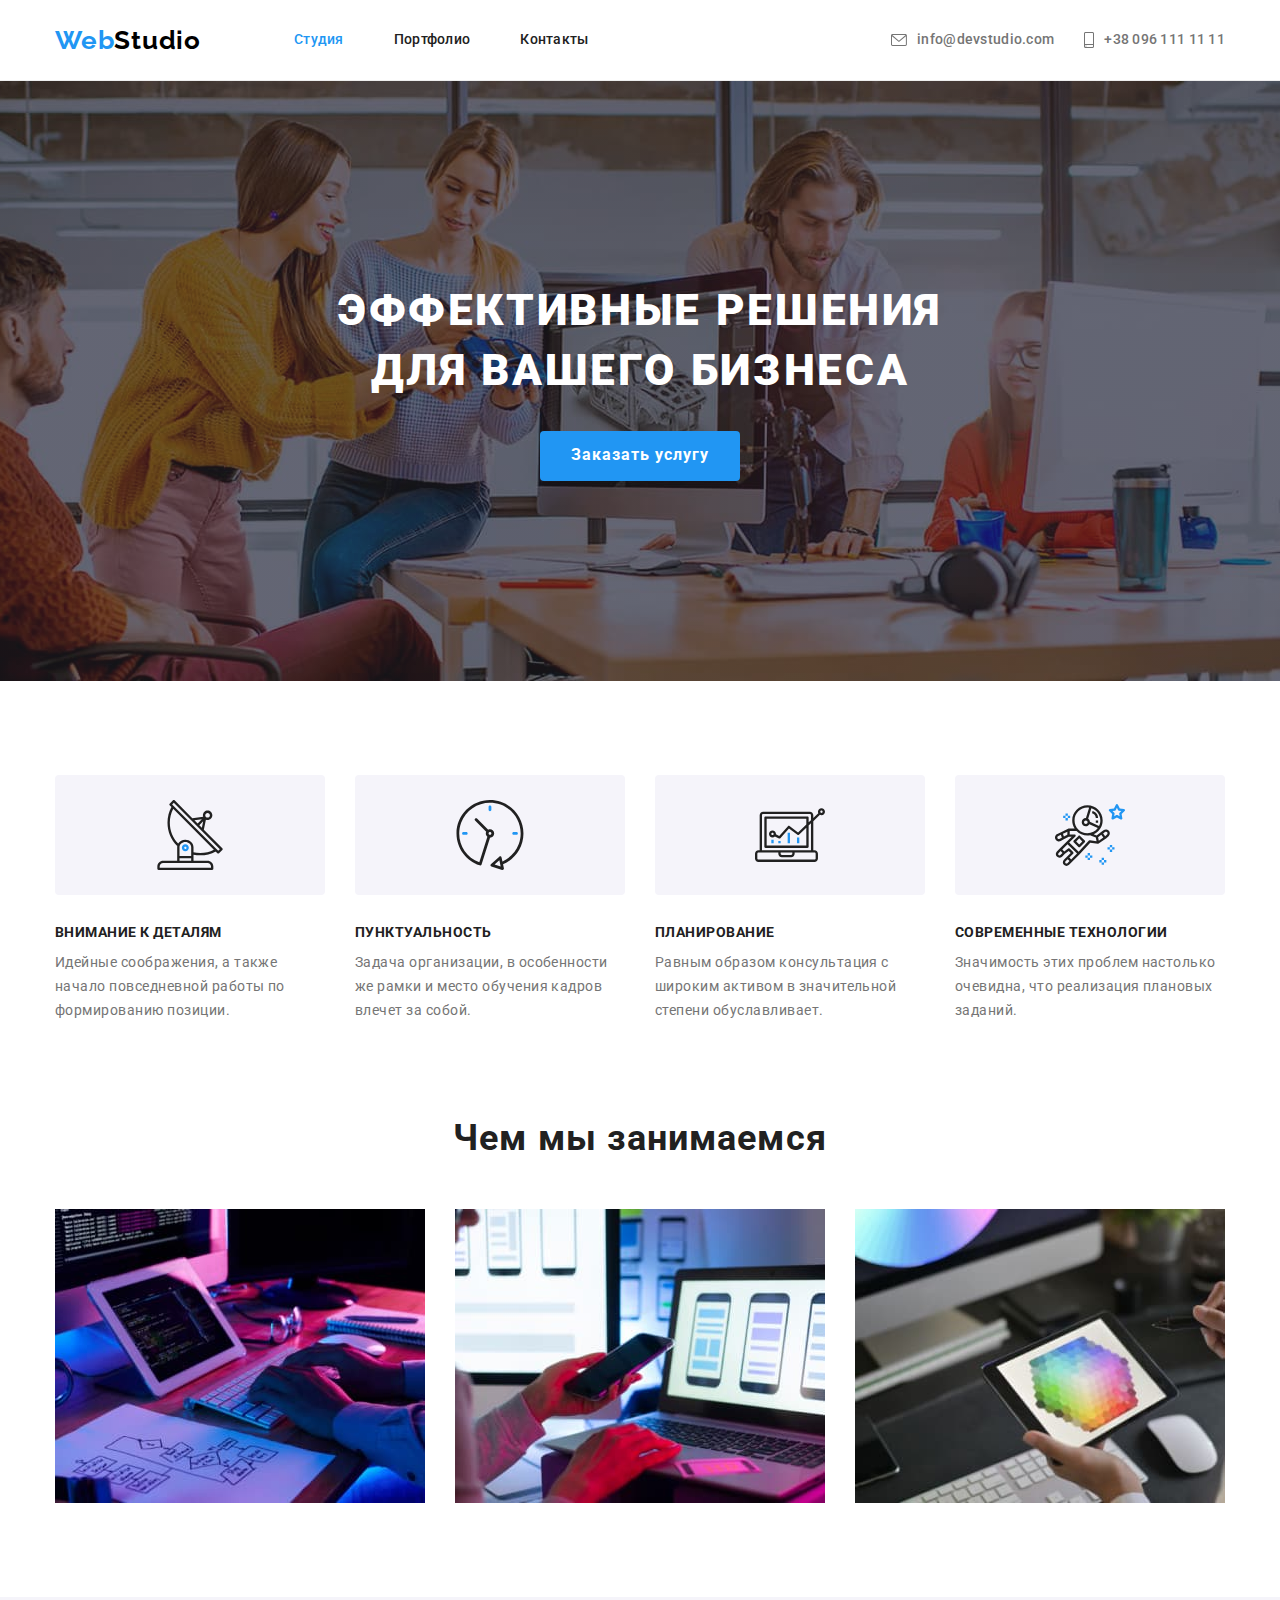
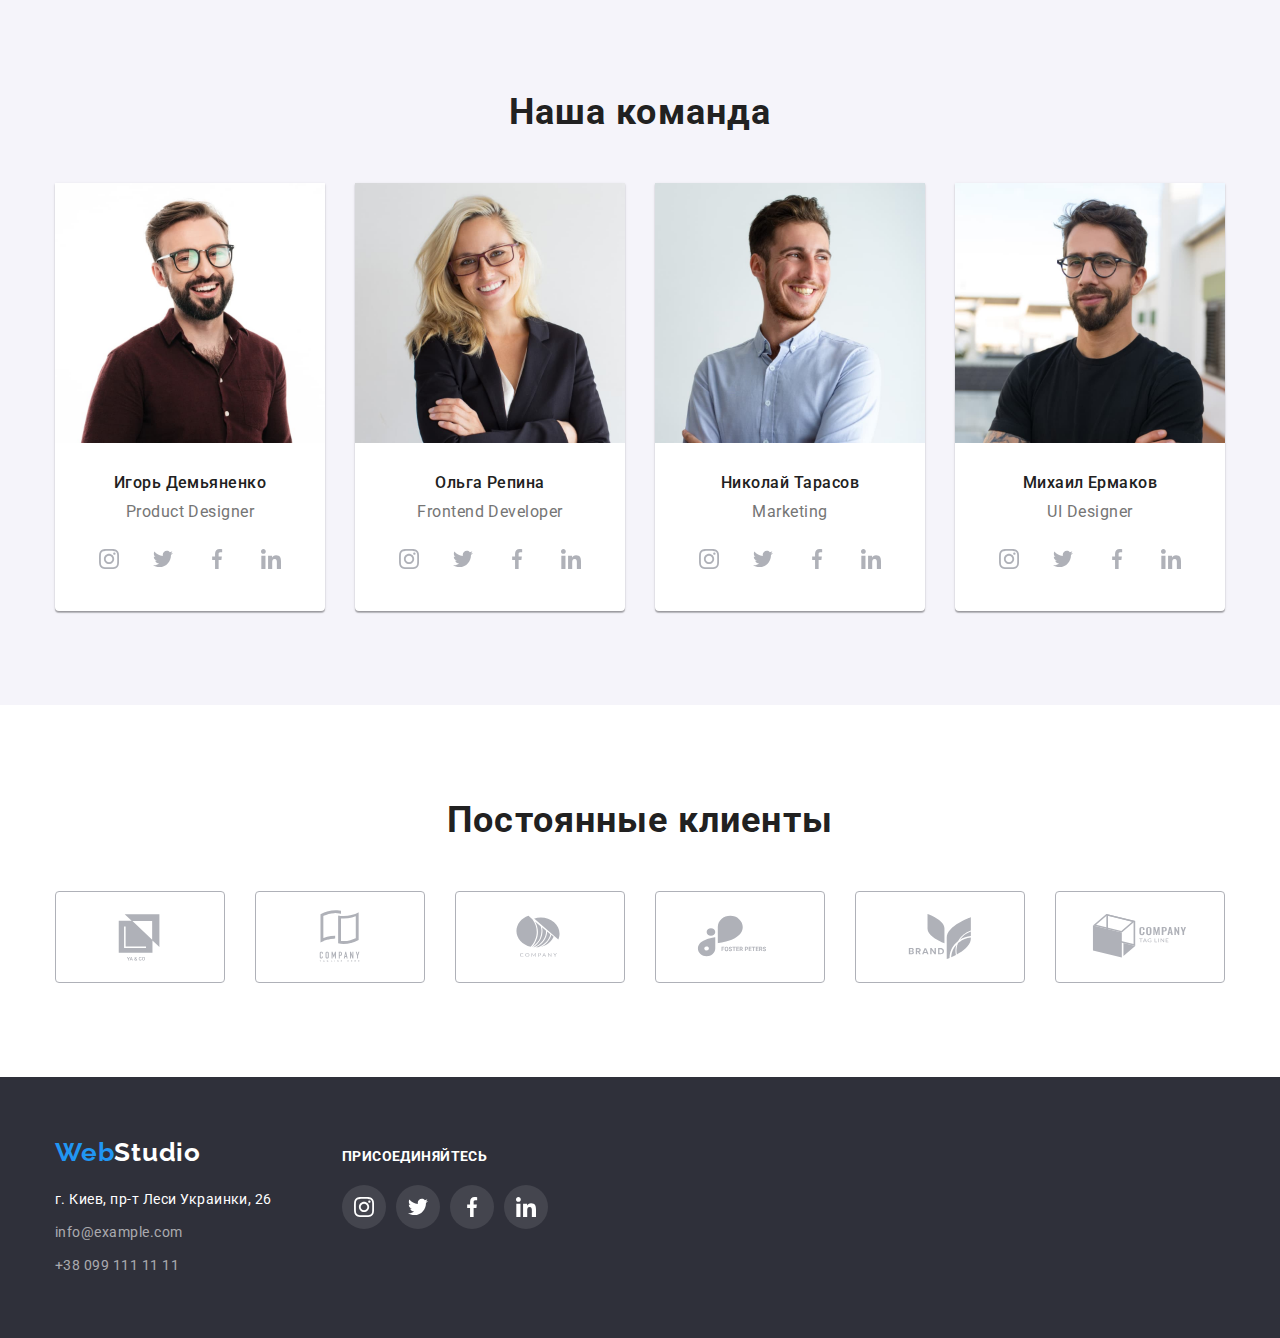
<file: index.html>
<!DOCTYPE html>
<html lang="ru">
  <head>
    <meta charset="UTF-8" />
    <meta http-equiv="X-UA-Compatible" content="IE=edge" />
    <meta name="viewport" content="width=device-width, initial-scale=1.0" />
    <title>WebStudio</title>
    <link rel="preconnect" href="https://fonts.googleapis.com" />
    <link rel="preconnect" href="https://fonts.gstatic.com" crossorigin />
    <link
      href="https://fonts.googleapis.com/css2?family=Raleway:wght@700&family=Roboto:wght@400;500;700;900&display=swap"
      rel="stylesheet"
    />
    <link
      rel="stylesheet"
      href="https://cdnjs.cloudflare.com/ajax/libs/modern-normalize/1.1.0/modern-normalize.min.css"
    />
    <link rel="stylesheet" href="./css/styles.css" />
  </head>

  <body>
    <!-- header -->
    <header class="header">
      <div class="container header-box">
        <nav class="header-nav header-box">
          <a href="./index.html" lang="en" class="header-logo link"
            ><span class="first-logo">Web</span>Studio</a
          >
          <ul class="header-list list">
            <li class="header-item">
              <a href="./index.html" class="header-link link studio">Студия</a>
            </li>

            <li class="header-item">
              <a href="./portfolio.html" class="header-link link">Портфолио</a>
            </li>

            <li class="header-item">
              <a href="#contacts" class="header-link link">Контакты</a>
            </li>
          </ul>
        </nav>
        <!-- <div class="header-contact"> -->
        <ul class="header-contact-list list header-box">
          <li class="header-contact-item">
            <a href="mailto:info@devstudio.com" class="header-mail link">
              <svg class="header-contact-icon" width="16" height="12">
                <use href="./images/icons.svg#icon-envelope"></use>
              </svg>
              info@devstudio.com</a
            >
          </li>

          <li class="header-contact-item">
            <a href="tel:+380961111111" class="header-tel link">
              <svg class="header-contact-icon" width="10" height="16">
                <use href="./images/icons.svg#icon-smartphone"></use>
              </svg>
              +38 096 111 11 11</a
            >
          </li>
        </ul>
        <!-- </div> -->
      </div>
    </header>
    <!-- Main -->
    <main>
      <!-- Hero -->
      <section class="hero">
        <div class="container">
          <h1 class="hero-title">
            Эффективные решения <br />
            для вашего бизнеса
          </h1>
          <button type="button" class="hero-button">Заказать услугу</button>
        </div>
      </section>
      <!-- Особенности компании -->
      <section class="section-studio section-content">
        <div class="container">
          <h2 class="section-studio-title title visually-hidden">Особенности компании</h2>
          <ul class="section-studio-list list">
            <li class="section-studio-item">
              <div class="studio-thumb">
                <svg class="studio-icon" width="70" height="70">
                  <use href="./images/icons.svg#icon-antenna"></use>
                </svg>
              </div>
              <h3 class="section-studio-subtitle">Внимание к деталям</h3>
              <p class="section-studio-text">
                Идейные соображения, а также начало повседневной работы по формированию позиции.
              </p>
            </li>

            <li class="section-studio-item">
              <div class="studio-thumb">
                <svg class="studio-icon" width="70" height="70">
                  <use href="./images/icons.svg#icon-clock"></use>
                </svg>
              </div>
              <h3 class="section-studio-subtitle">Пунктуальность</h3>
              <p class="section-studio-text">
                Задача организации, в особенности же рамки и место обучения кадров влечет за собой.
              </p>
            </li>

            <li class="section-studio-item">
              <div class="studio-thumb">
                <svg class="studio-icon" width="70" height="70">
                  <use href="./images/icons.svg#icon-diagram"></use>
                </svg>
              </div>
              <h3 class="section-studio-subtitle">Планирование</h3>
              <p class="section-studio-text">
                Равным образом консультация с широким активом в значительной степени обуславливает.
              </p>
            </li>

            <li class="section-studio-item">
              <div class="studio-thumb">
                <svg class="studio-icon" width="70" height="70">
                  <use href="./images/icons.svg#icon-astronaut"></use>
                </svg>
              </div>
              <h3 class="section-studio-subtitle">Современные технологии</h3>
              <p class="section-studio-text">
                Значимость этих проблем настолько очевидна, что реализация плановых заданий.
              </p>
            </li>
          </ul>
        </div>
      </section>
      <!-- Чем мы занимаемся -->
      <section class="section-portfolio section-content">
        <div class="container">
          <h2 class="section-portfolio-title title">Чем мы занимаемся</h2>
          <ul class="section-portfolio-list list">
            <li class="section-portfolio-item">
              <img src="./images/layout.jpg" alt="верстка" width="370" />
            </li>

            <li class="section-portfolio-item">
              <img src="./images/development.jpg" alt="разработка" width="370" />
            </li>

            <li class="section-portfolio-item">
              <img src="./images/design.jpg" alt="дизайн" width="370" />
            </li>
          </ul>
        </div>
      </section>
      <!-- Наша команда -->
      <section class="section-workers section-content">
        <div class="container">
          <h2 class="section-workers-title title">Наша команда</h2>
          <ul class="section-workers-list list">
            <li class="section-workers-item">
              <img src="./images/product-designer.jpg" alt="Игорь Демьяненко" width="270" />
              <div class="section-workers-content">
                <h3 class="section-workers-subtitle">Игорь Демьяненко</h3>
                <p lang="en" class="section-workers-text">Product Designer</p>
                <ul class="workers-soc-list list">
                  <li class="workers-soc-item">
                    <a href="" class="workers-soc-link link">
                      <svg class="workers-soc-icon" width="20" height="20">
                        <use href="./images/icons.svg#icon-instagram"></use>
                      </svg>
                    </a>
                  </li>

                  <li class="workers-soc-item">
                    <a href="" class="workers-soc-link link"
                      ><svg class="workers-soc-icon" width="20" height="20">
                        <use href="./images/icons.svg#icon-twitter"></use></svg
                    ></a>
                  </li>

                  <li class="workers-soc-item">
                    <a href="" class="workers-soc-link link"
                      ><svg class="workers-soc-icon" width="20" height="20">
                        <use href="./images/icons.svg#icon-facebook"></use></svg
                    ></a>
                  </li>
                  <li class="workers-soc-item">
                    <a href="" class="workers-soc-link link"
                      ><svg class="workers-soc-icon" width="20" height="20">
                        <use href="./images/icons.svg#icon-linkedin"></use></svg
                    ></a>
                  </li>
                </ul>
              </div>
            </li>

            <li class="section-workers-item">
              <img src="./images/frontend-developer.jpg" alt="Ольга Репина" width="270" />
              <div class="section-workers-content">
                <h3 class="section-workers-subtitle">Ольга Репина</h3>
                <p lang="en" class="section-workers-text">Frontend Developer</p>
                <ul class="workers-soc-list list">
                  <li class="workers-soc-item">
                    <a href="" class="workers-soc-link link">
                      <svg class="workers-soc-icon" width="20" height="20">
                        <use href="./images/icons.svg#icon-instagram"></use>
                      </svg>
                    </a>
                  </li>

                  <li class="workers-soc-item">
                    <a href="" class="workers-soc-link link"
                      ><svg class="workers-soc-icon" width="20" height="20">
                        <use href="./images/icons.svg#icon-twitter"></use></svg
                    ></a>
                  </li>

                  <li class="workers-soc-item">
                    <a href="" class="workers-soc-link link"
                      ><svg class="workers-soc-icon" width="20" height="20">
                        <use href="./images/icons.svg#icon-facebook"></use></svg
                    ></a>
                  </li>
                  <li class="workers-soc-item">
                    <a href="" class="workers-soc-link link"
                      ><svg class="workers-soc-icon" width="20" height="20">
                        <use href="./images/icons.svg#icon-linkedin"></use></svg
                    ></a>
                  </li>
                </ul>
              </div>
            </li>

            <li class="section-workers-item">
              <img src="./images/marketing.jpg" alt="Николай Тарасов" width="270" />
              <div class="section-workers-content">
                <h3 class="section-workers-subtitle">Николай Тарасов</h3>
                <p lang="en" class="section-workers-text">Marketing</p>
                <ul class="workers-soc-list list">
                  <li class="workers-soc-item">
                    <a href="" class="workers-soc-link link">
                      <svg class="workers-soc-icon" width="20" height="20">
                        <use href="./images/icons.svg#icon-instagram"></use>
                      </svg>
                    </a>
                  </li>

                  <li class="workers-soc-item">
                    <a href="" class="workers-soc-link link"
                      ><svg class="workers-soc-icon" width="20" height="20">
                        <use href="./images/icons.svg#icon-twitter"></use></svg
                    ></a>
                  </li>

                  <li class="workers-soc-item">
                    <a href="" class="workers-soc-link link"
                      ><svg class="workers-soc-icon" width="20" height="20">
                        <use href="./images/icons.svg#icon-facebook"></use></svg
                    ></a>
                  </li>
                  <li class="workers-soc-item">
                    <a href="" class="workers-soc-link link"
                      ><svg class="workers-soc-icon" width="20" height="20">
                        <use href="./images/icons.svg#icon-linkedin"></use></svg
                    ></a>
                  </li>
                </ul>
              </div>
            </li>

            <li class="section-workers-item">
              <img src="./images/ui-designer.jpg" alt="Михаил Ермаков" width="270" />
              <div class="section-workers-content">
                <h3 class="section-workers-subtitle">Михаил Ермаков</h3>
                <p lang="en" class="section-workers-text">UI Designer</p>
                <ul class="workers-soc-list list">
                  <li class="workers-soc-item">
                    <a href="" class="workers-soc-link link">
                      <svg class="workers-soc-icon" width="20" height="20">
                        <use href="./images/icons.svg#icon-instagram"></use>
                      </svg>
                    </a>
                  </li>

                  <li class="workers-soc-item">
                    <a href="" class="workers-soc-link link"
                      ><svg class="workers-soc-icon" width="20" height="20">
                        <use href="./images/icons.svg#icon-twitter"></use></svg
                    ></a>
                  </li>

                  <li class="workers-soc-item">
                    <a href="" class="workers-soc-link link"
                      ><svg class="workers-soc-icon" width="20" height="20">
                        <use href="./images/icons.svg#icon-facebook"></use></svg
                    ></a>
                  </li>
                  <li class="workers-soc-item">
                    <a href="" class="workers-soc-link link"
                      ><svg class="workers-soc-icon" width="20" height="20">
                        <use href="./images/icons.svg#icon-linkedin"></use></svg
                    ></a>
                  </li>
                </ul>
              </div>
            </li>
          </ul>
        </div>
      </section>
      <!-- Постоянные клиенты -->
      <section class="section-clients section-content">
        <div class="container">
          <h2 class="section-clients-title title">Постоянные клиенты</h2>
          <ul class="section-clients-list list">
            <li class="section-clients-item">
              <a href="" class="section-clients-link link">
                <svg class="section-clients-icon" width="106" height="60">
                  <use href="./images/icons.svg#icon-Logo-1"></use>
                </svg>
              </a>
            </li>
            <li class="section-clients-item">
              <a href="" class="section-clients-link link">
                <svg class="section-clients-icon" width="106" height="60">
                  <use href="./images/icons.svg#icon-Logo-2"></use>
                </svg>
              </a>
            </li>
            <li class="section-clients-item">
              <a href="" class="section-clients-link link">
                <svg class="section-clients-icon" width="106" height="60">
                  <use href="./images/icons.svg#icon-Logo-3"></use>
                </svg>
              </a>
            </li>
            <li class="section-clients-item">
              <a href="" class="section-clients-link link">
                <svg class="section-clients-icon" width="106" height="60">
                  <use href="./images/icons.svg#icon-Logo-4"></use>
                </svg>
              </a>
            </li>
            <li class="section-clients-item">
              <a href="" class="section-clients-link link">
                <svg class="section-clients-icon" width="106" height="60">
                  <use href="./images/icons.svg#icon-Logo-5"></use>
                </svg>
              </a>
            </li>
            <li class="section-clients-item">
              <a href="" class="section-clients-link link">
                <svg class="section-clients-icon" width="106" height="60">
                  <use href="./images/icons.svg#icon-Logo-6"></use>
                </svg>
              </a>
            </li>
          </ul>
        </div>
      </section>
    </main>
    <!-- Footer -->
    <footer class="footer">
      <div class="container">
        <div class="contacts-content">
          <a href="./index.html" lang="en" class="footer-logo link"
            ><span class="first-logo">Web</span>Studio</a
          >
          <address id="contacts">
            <ul class="contacts-list list">
              <li class="contacts-item">
                <a
                  href="https://goo.gl/maps/QxVq4pbnoFbVWRpJ9"
                  target="_blank"
                  rel="noopener nofollow noreferrer"
                  class="footer-address link contacts"
                  >г. Киев, пр-т Леси Украинки, 26</a
                >
              </li>

              <li class="contacts-item">
                <a href="mailto:info@example.com" class="footer-mail link contacts"
                  >info@example.com</a
                >
              </li>

              <li class="contacts-item">
                <a href="tel:+380991111111" class="footer-tel link contacts">+38 099 111 11 11</a>
              </li>
            </ul>
          </address>
        </div>

        <div class="join">
          <p class="join-title title">присоединяйтесь</p>
          <ul class="join-soc-list list">
            <li class="join-soc-item">
              <a href="" class="join-soc-link link">
                <svg class="join-soc-icon" width="20" height="20">
                  <use href="./images/icons.svg#icon-instagram"></use>
                </svg>
              </a>
            </li>

            <li class="join-soc-item">
              <a href="" class="join-soc-link link"
                ><svg class="join-soc-icon" width="20" height="20">
                  <use href="./images/icons.svg#icon-twitter"></use></svg
              ></a>
            </li>

            <li class="join-soc-item">
              <a href="" class="join-soc-link link"
                ><svg class="join-soc-icon" width="20" height="20">
                  <use href="./images/icons.svg#icon-facebook"></use></svg
              ></a>
            </li>
            <li class="join-soc-item">
              <a href="" class="join-soc-link link"
                ><svg class="join-soc-icon" width="20" height="20">
                  <use href="./images/icons.svg#icon-linkedin"></use></svg
              ></a>
            </li>
          </ul>
        </div>
      </div>
    </footer>
  </body>
</html>
</file>
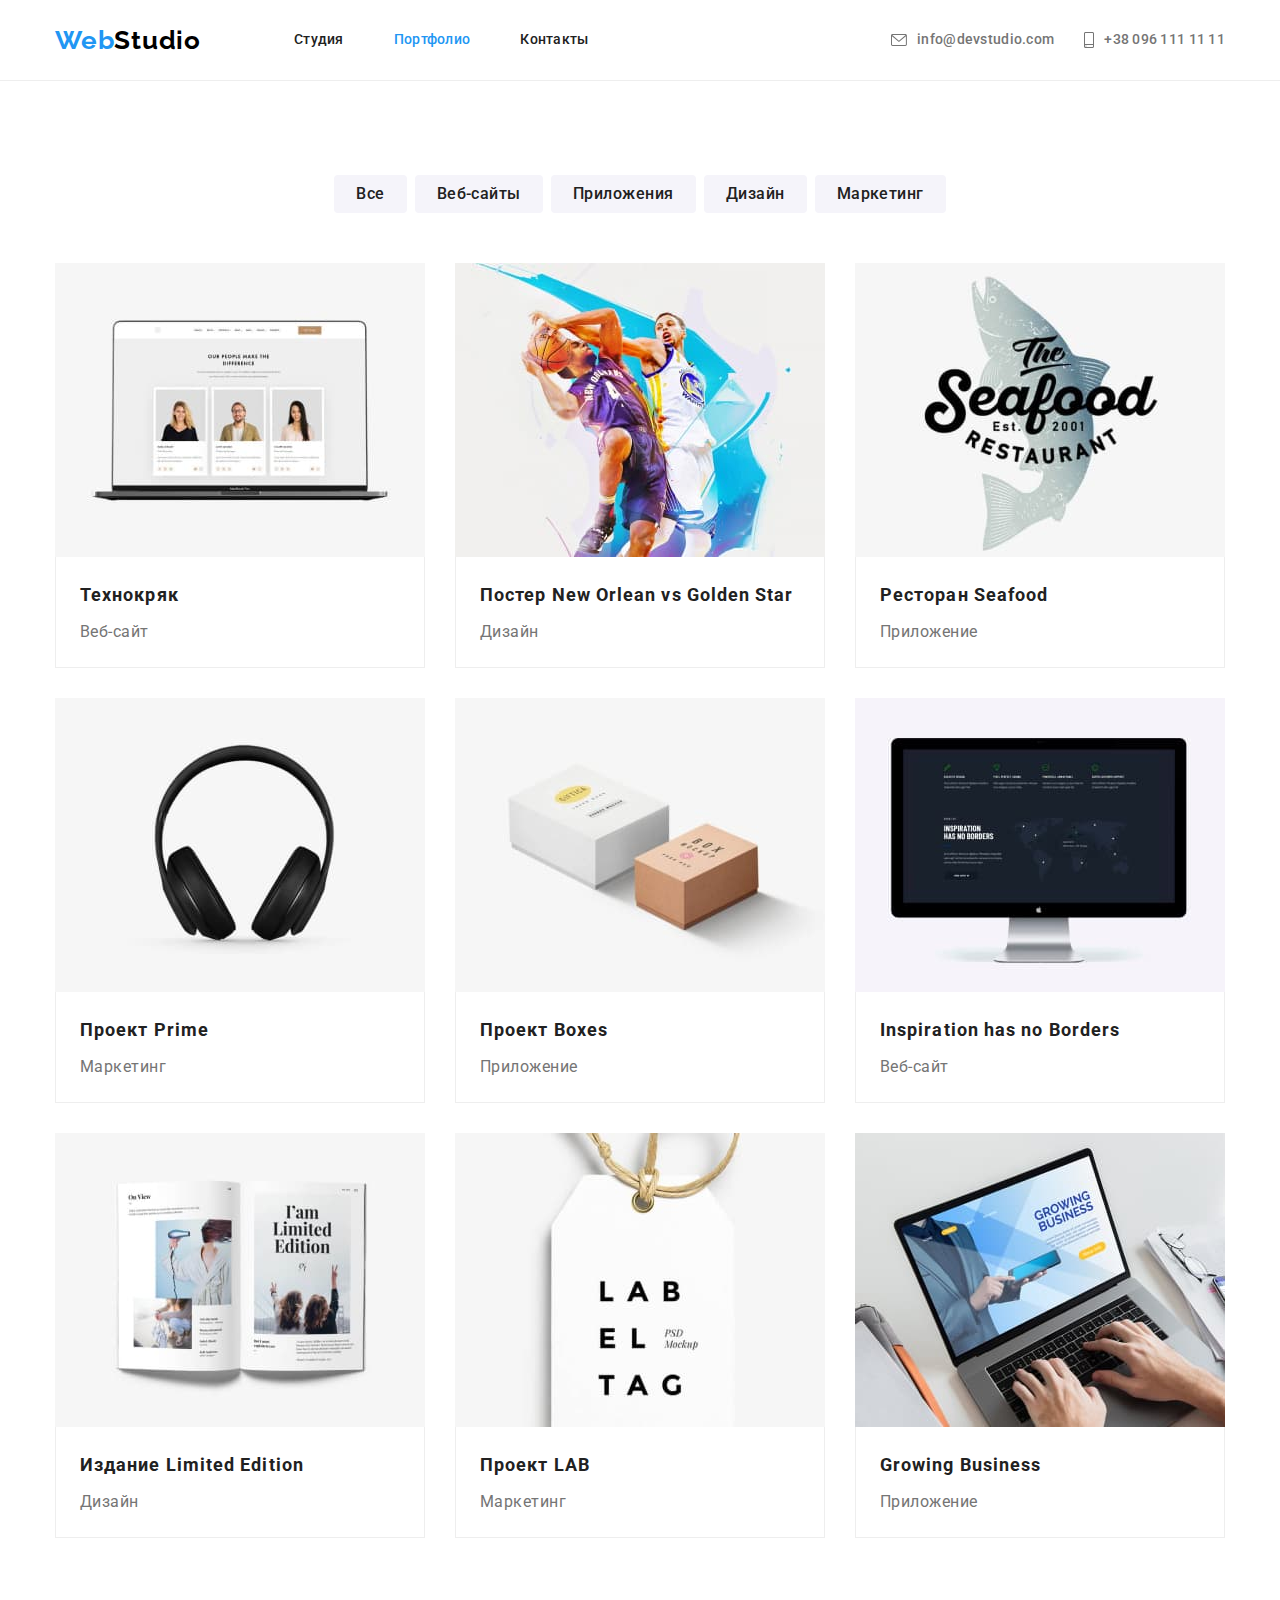
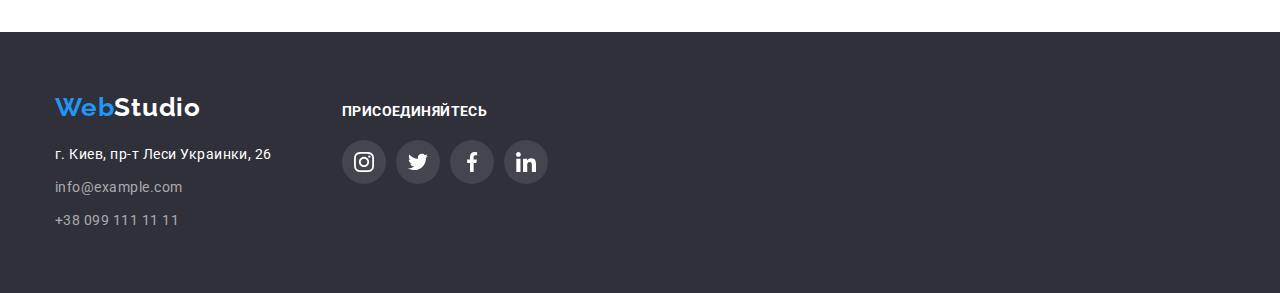
<file: portfolio.html>
<!DOCTYPE html>
<html lang="ru">
  <head>
    <meta charset="UTF-8" />
    <meta http-equiv="X-UA-Compatible" content="IE=edge" />
    <meta name="viewport" content="width=device-width, initial-scale=1.0" />
    <title>WebStudio</title>
    <link rel="preconnect" href="https://fonts.googleapis.com" />
    <link rel="preconnect" href="https://fonts.gstatic.com" crossorigin />
    <link
      href="https://fonts.googleapis.com/css2?family=Raleway:wght@700&family=Roboto:wght@400;500;700;900&display=swap"
      rel="stylesheet"
    />
    <link
      rel="stylesheet"
      href="https://cdnjs.cloudflare.com/ajax/libs/modern-normalize/1.1.0/modern-normalize.min.css"
    />
    <link rel="stylesheet" href="./css/styles.css" />
  </head>

  <body>
    <!-- header -->
    <header class="header">
      <div class="container header-box">
        <nav class="header-nav header-box">
          <a href="./index.html" lang="en" class="header-logo link"
            ><span class="first-logo">Web</span>Studio</a
          >
          <ul class="header-list list">
            <li class="header-item">
              <a href="./index.html" class="header-link link">Студия</a>
            </li>

            <li class="header-item">
              <a href="./portfolio.html" class="header-link link portfolio">Портфолио</a>
            </li>

            <li class="header-item">
              <a href="#contacts" class="header-link link">Контакты</a>
            </li>
          </ul>
        </nav>

        <ul class="header-contact-list list header-box">
          <li class="header-contact-item">
            <a href="mailto:info@devstudio.com" class="header-mail link">
              <svg class="header-contact-icon" width="16" height="12">
                <use href="./images/icons.svg#icon-envelope"></use>
              </svg>
              info@devstudio.com</a
            >
          </li>

          <li class="header-contact-item">
            <a href="tel:+380961111111" class="header-tel link">
              <svg class="header-contact-icon" width="10" height="16">
                <use href="./images/icons.svg#icon-smartphone"></use>
              </svg>
              +38 096 111 11 11</a
            >
          </li>
        </ul>
      </div>
    </header>
    <!-- main -->
    <main>
      <section class="portfolio section-content">
        <div class="container">
          <h1 class="portfolio-title title visually-hidden">Портфолио</h1>
          <ul class="filter-list list">
            <li class="filter-item">
              <button type="button" class="filter-button">Все</button>
            </li>

            <li class="filter-item">
              <button type="button" class="filter-button">Веб-сайты</button>
            </li>

            <li class="filter-item">
              <button type="button" class="filter-button">Приложения</button>
            </li>

            <li class="filter-item">
              <button type="button" class="filter-button">Дизайн</button>
            </li>

            <li class="filter-item">
              <button type="button" class="filter-button">Маркетинг</button>
            </li>
          </ul>

          <ul class="portfolio-list list">
            <li class="portfolio-item">
              <a href="" class="portfolio-link link">
                <img
                  src="./images/portfolio-img-1.jpg"
                  alt="ноутбук"
                  width="370"
                  class="portfolio-img"
                />
                <div class="portfolio-content">
                  <h2 class="portfolio-title">Технокряк</h2>
                  <p class="portfolio-text">Веб-сайт</p>
                </div>
              </a>
            </li>

            <li class="portfolio-item">
              <a href="" class="portfolio-link link">
                <img
                  src="./images/portfolio-img-2.jpg"
                  alt="два баскетболиста"
                  width="370"
                  class="portfolio-img"
                />
                <div class="portfolio-content">
                  <h2 class="portfolio-title">Постер New Orlean vs Golden Star</h2>
                  <p class="portfolio-text">Дизайн</p>
                </div>
              </a>
            </li>

            <li class="portfolio-item">
              <a href="" class="portfolio-link link">
                <img
                  src="./images/portfolio-img-3.jpg"
                  alt="логотип ресторана"
                  width="370"
                  class="portfolio-img"
                />
                <div class="portfolio-content">
                  <h2 class="portfolio-title">Ресторан Seafood</h2>
                  <p class="portfolio-text">Приложение</p>
                </div>
              </a>
            </li>

            <li class="portfolio-item">
              <a href="" class="portfolio-link link">
                <img
                  src="./images/portfolio-img-4.jpg"
                  alt="наушники"
                  width="370"
                  class="portfolio-img"
                />
                <div class="portfolio-content">
                  <h2 class="portfolio-title">Проект Prime</h2>
                  <p class="portfolio-text">Маркетинг</p>
                </div>
              </a>
            </li>

            <li class="portfolio-item">
              <a href="" class="portfolio-link link">
                <img
                  src="./images/portfolio-img-5.jpg"
                  alt="две коробки"
                  width="370"
                  class="portfolio-img"
                />
                <div class="portfolio-content">
                  <h2 class="portfolio-title">Проект Boxes</h2>
                  <p class="portfolio-text">Приложение</p>
                </div>
              </a>
            </li>

            <li class="portfolio-item">
              <a href="" class="portfolio-link link">
                <img
                  src="./images/portfolio-img-6.jpg"
                  alt="монитор"
                  width="370"
                  class="portfolio-img"
                />
                <div class="portfolio-content">
                  <h2 class="portfolio-title">Inspiration has no Borders</h2>
                  <p class="portfolio-text">Веб-сайт</p>
                </div>
              </a>
            </li>

            <li class="portfolio-item">
              <a href="" class="portfolio-link link">
                <img
                  src="./images/portfolio-img-7.jpg"
                  alt="открытая книга"
                  width="370"
                  class="portfolio-img"
                />
                <div class="portfolio-content">
                  <h2 class="portfolio-title">Издание Limited Edition</h2>
                  <p class="portfolio-text">Дизайн</p>
                </div>
              </a>
            </li>

            <li class="portfolio-item">
              <a href="" class="portfolio-link link">
                <img
                  src="./images/portfolio-img-8.jpg"
                  alt="бирка"
                  width="370"
                  class="portfolio-img"
                />
                <div class="portfolio-content">
                  <h2 class="portfolio-title">Проект LAB</h2>
                  <p class="portfolio-text">Маркетинг</p>
                </div>
              </a>
            </li>

            <li class="portfolio-item">
              <a href="" class="portfolio-link link">
                <img
                  src="./images/portfolio-img-9.jpg"
                  alt="человек работающий за ноутбуком"
                  width="370"
                  class="portfolio-img"
                />
                <div class="portfolio-content">
                  <h2 class="portfolio-title">Growing Business</h2>
                  <p class="portfolio-text">Приложение</p>
                </div>
              </a>
            </li>
          </ul>
        </div>
      </section>
    </main>
    <!-- footer -->
    <footer class="footer">
      <div class="container">
        <div class="contacts-content">
          <a href="./index.html" lang="en" class="footer-logo link"
            ><span class="first-logo">Web</span>Studio</a
          >
          <address id="contacts">
            <ul class="contacts-list list">
              <li class="contacts-item">
                <a
                  href="https://goo.gl/maps/QxVq4pbnoFbVWRpJ9"
                  target="_blank"
                  rel="noopener nofollow noreferrer"
                  class="footer-address link contacts"
                  >г. Киев, пр-т Леси Украинки, 26</a
                >
              </li>

              <li class="contacts-item">
                <a href="mailto:info@example.com" class="footer-mail link contacts"
                  >info@example.com</a
                >
              </li>

              <li class="contacts-item">
                <a href="tel:+380991111111" class="footer-tel link contacts">+38 099 111 11 11</a>
              </li>
            </ul>
          </address>
        </div>

        <div class="join">
          <p class="join-title title">присоединяйтесь</p>
          <ul class="join-soc-list list">
            <li class="join-soc-item">
              <a href="" class="join-soc-link link">
                <svg class="join-soc-icon" width="20" height="20">
                  <use href="./images/icons.svg#icon-instagram"></use>
                </svg>
              </a>
            </li>

            <li class="join-soc-item">
              <a href="" class="join-soc-link link"
                ><svg class="join-soc-icon" width="20" height="20">
                  <use href="./images/icons.svg#icon-twitter"></use></svg
              ></a>
            </li>

            <li class="join-soc-item">
              <a href="" class="join-soc-link link"
                ><svg class="join-soc-icon" width="20" height="20">
                  <use href="./images/icons.svg#icon-facebook"></use></svg
              ></a>
            </li>
            <li class="join-soc-item">
              <a href="" class="join-soc-link link"
                ><svg class="join-soc-icon" width="20" height="20">
                  <use href="./images/icons.svg#icon-linkedin"></use></svg
              ></a>
            </li>
          </ul>
        </div>
      </div>
    </footer>
  </body>
</html>
</file>
<file: css/styles.css>
:root {
  --text-color: #757575;
  --title-color: #212121;
  --accent-color: #2196f3;
  --white-color: #ffffff;
  --black-color: #000000;
  --background-color: #2f303a;
  --button-hover-color: #188ce8;
  --button-portfolio-color: #f5f4fa;
  --rgba-color: rgba(255, 255, 255, 0.6);

  --tipical-margin: 30px;
  --tipical-padding: 94px;
  --border-color: 1px solid #eeeeee;
  --fill-icon: #afb1b8;
}

body {
  color: var(--text-color);
  font-family: Roboto, sans-serif;
  letter-spacing: 0.03em;
}

img {
  display: block;
  min-width: 100%;
  height: auto;
}
.list {
  margin: 0;
  padding: 0;

  list-style: none;
}

.link {
  text-decoration: none;
}

h1,
h2,
h3,
h4,
h5,
h6,
p {
  margin: 0;
}

.title {
  color: var(--title-color);
  font-weight: 700;
  font-size: 36px;
  line-height: 1.17;
  text-align: center;
  letter-spacing: 0.03em;
}

.visually-hidden {
  position: absolute;
  white-space: nowrap;
  width: 1px;
  height: 1px;
  overflow: hidden;
  border: 0;
  padding: 0;
  clip: rect(0 0 0 0);
  clip-path: inset(50%);
  margin: -1px;
}
.container {
  width: 1200px;
  margin: 0 auto;
  padding-left: 15px;
  padding-right: 15px;
}

.section-content {
  padding-top: var(--tipical-padding);
  padding-bottom: var(--tipical-padding);
}

/* -----------------------------HEDER--------------------------- */
.header {
  background-color: var(--white-color);
  border-bottom: var(--border-color);
}

.header-box {
  display: flex;
  align-items: center;
}

.header-logo,
.footer-logo {
  color: var(--black-color);
  font-family: Raleway, sans-serif;
  font-weight: 700;
  font-size: 26px;
  line-height: 1.19;
  letter-spacing: 0.03em;
}

.first-logo {
  color: var(--accent-color);
}

.header-list {
  display: flex;
  margin-left: 93px;
}

.header-item + .header-item {
  margin-left: 50px;
}

.header-link {
  display: block;
  padding-top: 32px;
  padding-bottom: 32px;

  color: var(--title-color);
  font-weight: 500;
  font-size: 14px;
  line-height: 1.14;
  letter-spacing: 0.02em;
}

.header-link:hover,
.header-link:focus {
  color: var(--accent-color);
}

.studio,
.portfolio {
  color: var(--accent-color);
}

.header-contact-list {
  margin-left: auto;
}

.header-mail,
.header-tel {
  color: var(--text-color);
  font-weight: 500;
  font-size: 14px;
  line-height: 1.14;
  letter-spacing: 0.02em;
  display: flex;
  align-items: center;
}
.header-tel {
  margin-left: var(--tipical-margin);
}

.header-mail:hover,
.header-mail:focus,
.header-tel:hover,
.header-tel:focus {
  color: var(--accent-color);
}
.header-contact-icon {
  margin-right: 10px;
  fill: currentColor;
}
/* ----------------------------HERO----------------------------- */
.hero {
  padding-top: 200px;
  padding-bottom: 200px;

  background-color: #c4c4c4;
  height: 600px;
  max-width: 1600px;
  margin: 0 auto;
  background-image: linear-gradient(rgba(47, 48, 58, 0.4), rgba(47, 48, 58, 0.4)),
    url(../images/hero-img.jpg);
  background-repeat: no-repeat;
  background-position: center;
  background-size: cover;
  text-align: center;
}

.hero-title {
  color: var(--white-color);
  font-weight: 900;
  font-size: 44px;
  line-height: 1.36;
  text-align: center;
  letter-spacing: 0.06em;
  text-transform: uppercase;
}

.hero-button {
  display: inline-block;
  min-width: 200px;
  height: 50px;
  margin-top: var(--tipical-margin);

  color: var(--white-color);
  background-color: var(--accent-color);
  font-family: inherit;
  font-weight: 700;
  font-size: 16px;
  line-height: 1.9;
  text-align: center;
  letter-spacing: 0.06em;
  cursor: pointer;
  border: none;
  border-radius: 4px;
}

.hero-button:hover,
.hero-button:focus {
  color: var(--white-color);
  background-color: var(--button-hover-color);
}

/* ------------------------------STUDIO--------------------------- */
.section-studio {
  background-color: var(--white-color);
}

.section-studio-list {
  display: flex;
  margin-left: calc(-1 * var(--tipical-margin));
}

.section-studio-item {
  flex-basis: calc(100% / 4 - var(--tipical-margin));
  margin-left: var(--tipical-margin);
}
.studio-thumb {
  display: flex;
  width: 270px;
  height: 120px;
  background-color: var(--button-portfolio-color);
  justify-content: center;
  align-items: center;
  border-radius: 4px;
  margin-bottom: var(--tipical-margin);
}
.section-studio-subtitle {
  color: var(--title-color);
  font-weight: 700;
  font-size: 14px;
  line-height: 1.14;
  text-transform: uppercase;
}

.section-studio-text {
  margin-top: 10px;

  color: var(--text-color);
  font-size: 14px;
  line-height: 1.71;
}

/* -----------------------SECTION PORTFOLIO------------------------- */
.section-portfolio {
  padding-top: 0;
  background-color: var(--white-color);
}
.section-portfolio-list {
  margin-top: 50px;
  display: flex;
  margin-left: calc(-1 * var(--tipical-margin));
}

.section-portfolio-item {
  flex-basis: calc(100% / 3 - var(--tipical-margin));
  margin-left: var(--tipical-margin);
}

/* -----------------------------WORKERS-------------------------- */
.section-workers {
  background-color: var(--button-portfolio-color);
}
.section-workers-list {
  display: flex;
  margin-left: calc(-1 * var(--tipical-margin));
  margin-top: 50px;
}
.section-workers-item {
  flex-basis: calc(100% / 4 - var(--tipical-margin));
  margin-left: var(--tipical-margin);

  background-color: var(--white-color);
  border-radius: 0px 0px 4px 4px;
  box-shadow: 0px 1px 3px rgba(0, 0, 0, 0.12), 0px 1px 1px rgba(0, 0, 0, 0.14),
    0px 2px 1px rgba(0, 0, 0, 0.2);
}

.section-workers-content {
  padding: var(--tipical-margin);
}

.section-workers-subtitle,
.section-workers-text {
  color: var(--text-color);
  font-size: 16px;
  line-height: 1.19;
  text-align: center;
}

.section-workers-subtitle {
  color: var(--title-color);
  font-weight: 500;
}

.section-workers-text {
  margin-top: 10px;
  margin-bottom: 16px;
}

.workers-soc-list {
  display: flex;
  justify-content: center;
}

.workers-soc-item {
  width: 44px;
  height: 44px;
  margin-right: 10px;
}

.workers-soc-item:last-child {
  margin-right: 0;
}

.workers-soc-link {
  width: 100%;
  height: 100%;
  background-color: var(--white-color);
  border-radius: 50%;
  display: flex;
  align-items: center;
  justify-content: center;
}
.workers-soc-icon {
  fill: var(--fill-icon);
}
.workers-soc-link:hover,
.workers-soc-link:focus {
  background-color: var(--accent-color);
}
.workers-soc-link:hover .workers-soc-icon,
.workers-soc-link:focus .workers-soc-icon {
  fill: var(--white-color);
}
/* ----------------------------CLIENTS---------------------------- */
.section-clients {
  background-color: var(--white-color);
}

.section-clients-list {
  display: flex;
  justify-content: center;
  margin-top: 50px;
}

.section-clients-item {
  width: 170px;
  height: 92px;
  margin-left: var(--tipical-margin);
}
.section-clients-item:first-child {
  margin-left: 0;
}
.section-clients-link {
  display: flex;
  width: 100%;
  height: 100%;
  align-items: center;
  justify-content: center;
  border: 1px solid var(--fill-icon);
  border-radius: 4px;
  color: var(--fill-icon);
  fill: currentColor;
}

.section-clients-link:hover,
.section-clients-link:focus {
  border-color: var(--accent-color);
  fill: var(--accent-color);
}

/* ----------------------------CONTACTS----------------------------- */
.footer {
  background-color: var(--background-color);
  padding-top: 60px;
  padding-bottom: 60px;
}
.footer .container {
  display: flex;
  align-items: baseline;
}

.footer-logo {
  color: var(--white-color);
}

.contacts {
  color: var(--white-color);
  font-size: 14px;
  line-height: 1.71;
  font-style: normal;
}

.contacts-list {
  margin-top: 20px;
}

.contacts-item:not(:first-child) {
  margin-top: 9px;
}

.footer-mail,
.footer-tel {
  color: var(--rgba-color);
}

.footer-address:hover,
.footer-address:focus,
.footer-mail:hover,
.footer-mail:focus,
.footer-tel:hover,
.footer-tel:focus {
  color: var(--accent-color);
}

.join {
  margin-left: 70px;
}
/* не заню чи треба */
.join-title {
  color: var(--white-color);
  font-size: 14px;
  line-height: 1.14;
  letter-spacing: 0.03em;
  text-transform: uppercase;
  text-align: left;
  margin-bottom: 20px;
}

.join-soc-list {
  display: flex;
  justify-content: center;
}

.join-soc-item {
  width: 44px;
  height: 44px;
  margin-left: 10px;
}

.join-soc-item:first-child {
  margin-left: 0;
}

.join-soc-link {
  width: 100%;
  height: 100%;
  background-color: rgba(255, 255, 255, 0.1);
  border-radius: 50%;
  display: flex;
  align-items: center;
  justify-content: center;
}
.join-soc-icon {
  fill: var(--white-color);
}
.join-soc-link:hover,
.join-soc-link:focus {
  background-color: var(--accent-color);
}

/* ______________________________PORTFOLIO___________________________ */
.portfolio {
  background-color: var(--white-color);
}

.filter-list {
  display: flex;
  justify-content: center;
  margin-bottom: 50px;
}

.filter-item:not(:first-child) {
  margin-left: 8px;
}

.filter-button {
  padding: 6px 22px;

  color: var(--title-color);
  background-color: var(--button-portfolio-color);
  font-family: inherit;
  font-weight: 500;
  font-size: 16px;
  line-height: 1.62;
  text-align: center;
  letter-spacing: 0.03em;
  cursor: pointer;
  border-radius: 4px;
  border: transparent;
  display: block;
}

.filter-button:hover,
.filter-button:focus {
  color: var(--white-color);
  background-color: var(--accent-color);
  box-shadow: 0px 3px 1px rgba(0, 0, 0, 0.1), 0px 1px 2px rgba(0, 0, 0, 0.08),
    0px 2px 2px rgba(0, 0, 0, 0.12);
}

.portfolio-list {
  display: flex;
  flex-wrap: wrap;
  margin-left: calc(-1 * var(--tipical-margin));
  margin-top: calc(-1 * var(--tipical-margin));
}

.portfolio-item {
  flex-basis: calc(100% / 3 - var(--tipical-margin));
  margin-left: var(--tipical-margin);
  margin-top: var(--tipical-margin);
}
.portfolio-link {
  display: block;
}

.portfolio-link:hover,
.portfolio-link:focus {
  box-shadow: 0px 1px 1px rgba(0, 0, 0, 0.12), 0px 4px 4px rgba(0, 0, 0, 0.06),
    1px 4px 6px rgba(0, 0, 0, 0.16);
}

.portfolio-content {
  padding: 20px 24px;
  border-bottom: var(--border-color);
  border-left: var(--border-color);
  border-right: var(--border-color);
}

.portfolio-title {
  color: var(--title-color);
  font-weight: 700;
  font-size: 18px;
  line-height: 2;
  letter-spacing: 0.06em;
}

.portfolio-text {
  margin-top: 4px;

  color: var(--text-color);
  font-size: 16px;
  line-height: 1.88;
}
</file>
